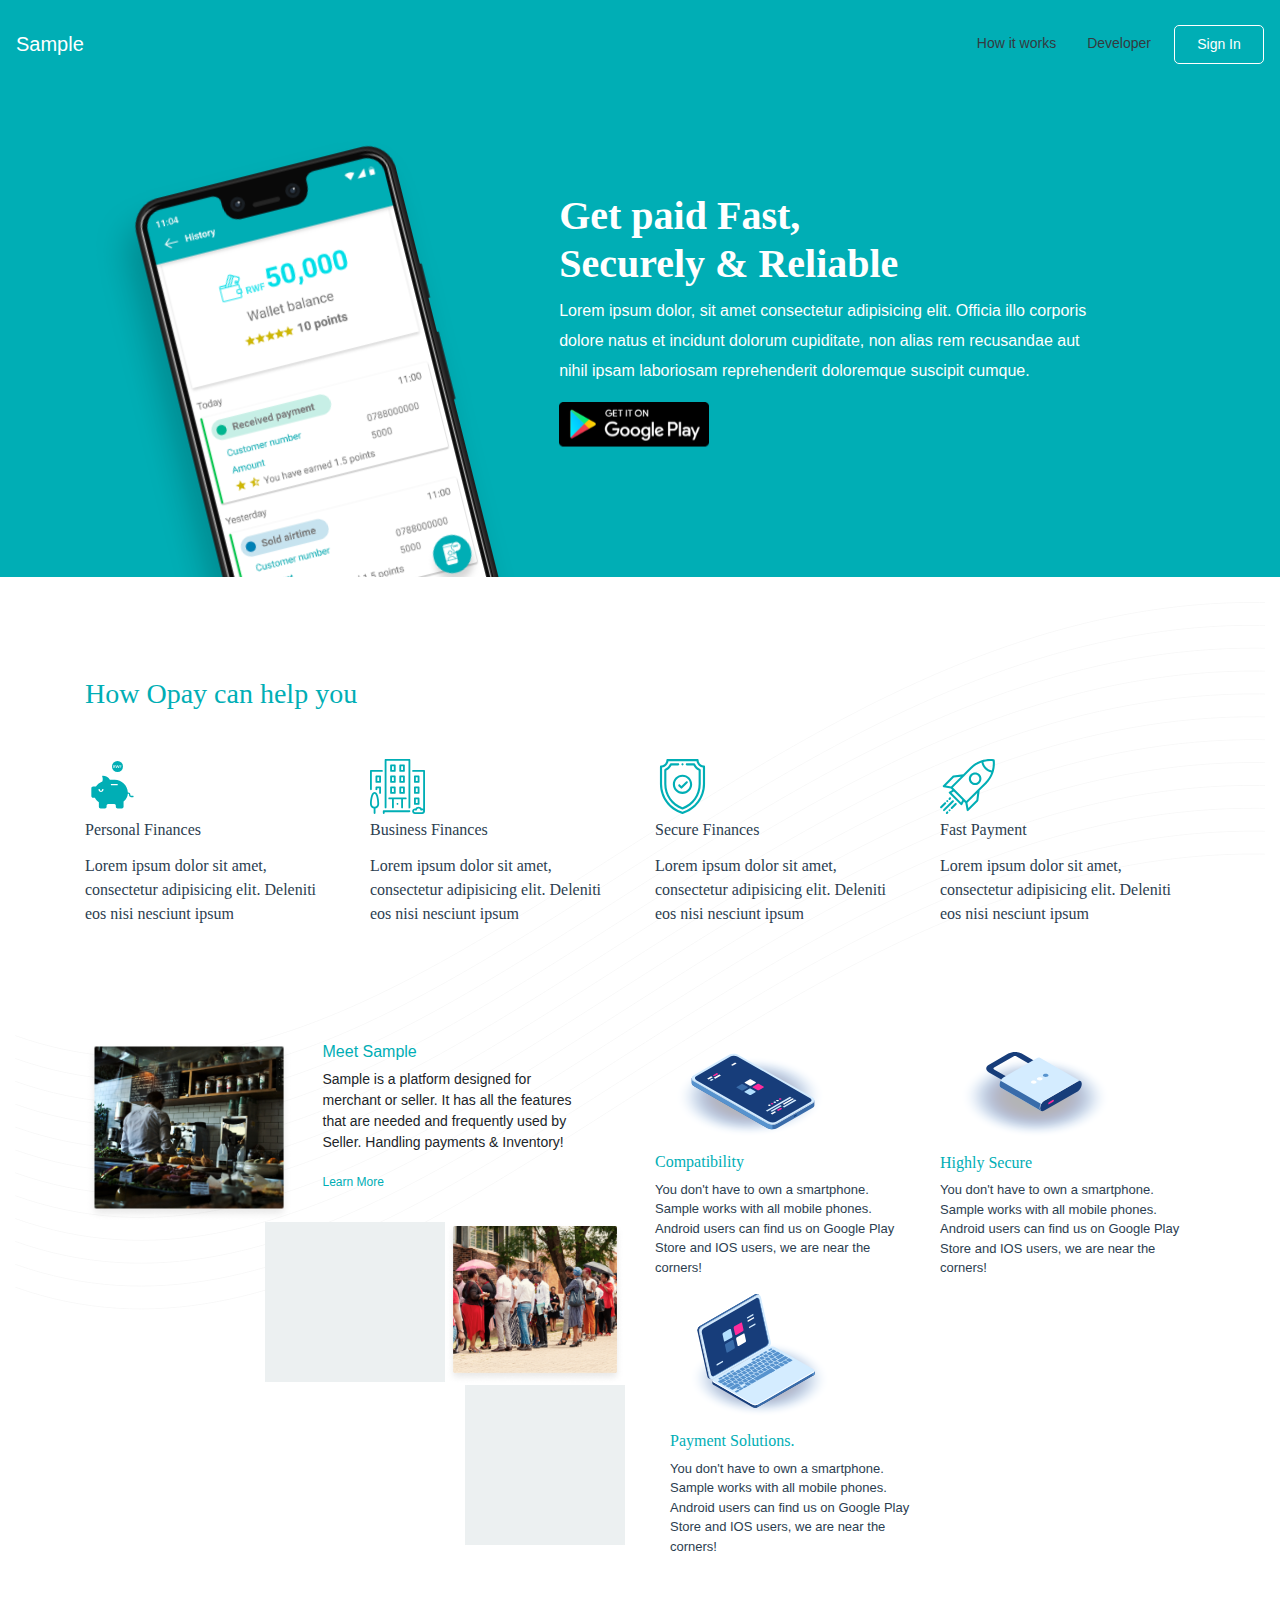
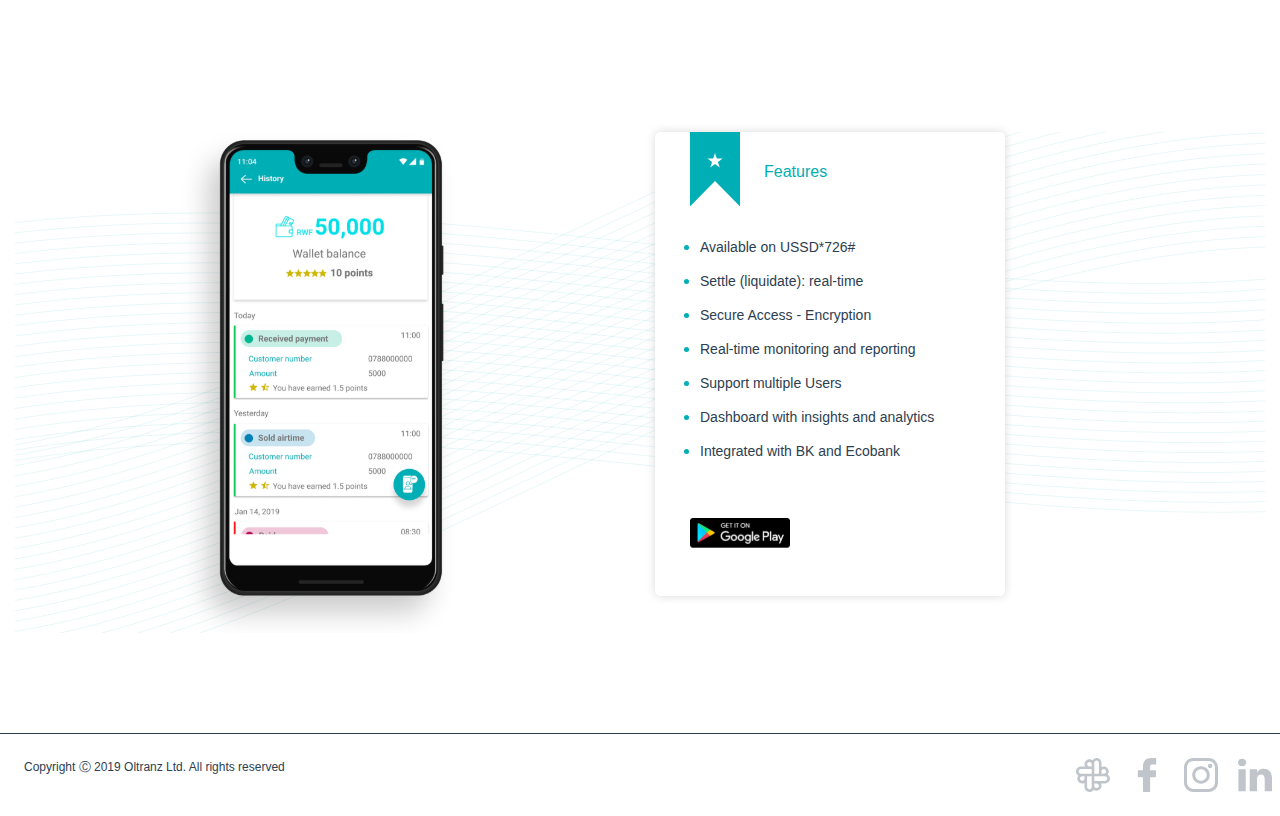
<file: index.html>
<!DOCTYPE html>
<html lang="en">

<head>
    <meta charset="UTF-8">
    <meta name="viewport" content="width=device-width, initial-scale=1.0">
    <meta http-equiv="X-UA-Compatible" content="ie=edge">
    <title>Opay | Homepage</title>
    <link rel="stylesheet" href="./css/boostrap/bootstrap.min.css">
    <link rel="stylesheet" href="./css/style.css">
</head>

<body>
    <header class="welcome_section">
        <!-- 
            Navigation-Section
         -->

        <nav class="index-nav navbar navbar-expand-lg pt-4">
            <a class="navbar-brand text-white" href="#">Sample</a>
            <button class="navbar-toggler" type="button" data-toggle="collapse" data-target="#navbarNavAltMarkup" aria-controls="navbarNavAltMarkup" aria-expanded="false" aria-label="Toggle navigation">
                 <span class="navbar-toggler-icon"></span>
             </button>
            <div class="collapse navbar-collapse justify-content-lg-end" id="navbarNavAltMarkup">
                <div class="navbar-nav">
                    <a class="nav-item nav-link active text-dark" href="#">How it works <span class="sr-only">(current)</span></a>
                    <a class="nav-item nav-link text-dark" href="#">Developer</a>
                    <a class="nav-item nav-link signin" href="Sign-in.html">Sign In</a>
                </div>
            </div>
        </nav>

        <div class="welcome_body">
            <div class="row">
                <div class="col-lg-5 col-md-3 col-sm-3 col-12">
                    <div class="welcome_image m-auto">
                        <img src="./img/Clear White1.svg" alt="phone">
                    </div>
                </div>
                <div class="col-lg-6 col-md-9 col-sm-9 col-12">
                    <div class="welcome-text">
                        <h3 class="welcome_title">
                            Get paid Fast, <br>Securely & Reliable
                        </h3>
                        <p>
                            Lorem ipsum dolor, sit amet consectetur adipisicing elit. Officia illo corporis dolore natus et incidunt dolorum cupiditate, non alias rem recusandae aut nihil ipsam laboriosam reprehenderit doloremque suscipit cumque.
                        </p>
                        <a href="#"> <img src="./img/playstore-button.svg" alt="play-store">
                        </a>
                    </div>
                </div>
            </div>
        </div>
    </header>
    <main class="content">
        <div class="container-fluid">
            <div class="why-opay">
                <div class="container">
                    <div class="about_us">
                        <h3 class="about_us_heading">
                            How Opay can help you
                        </h3>
                        <div class="row">
                            <div class="col-lg-3">
                                <div class="about_us_body">
                                    <img src="./img/piggy-bank.svg" alt="piggy-bank">
                                    <h6>
                                        Personal Finances
                                    </h6>
                                    <p>
                                        Lorem ipsum dolor sit amet, consectetur adipisicing elit. Deleniti eos nisi nesciunt ipsum
                                    </p>
                                </div>
                            </div>
                            <div class="col-lg-3">
                                <div class="about_us_body">
                                    <img src="./img/building.svg" alt="">
                                    <h6>
                                        Business Finances
                                    </h6>
                                    <p>
                                        Lorem ipsum dolor sit amet, consectetur adipisicing elit. Deleniti eos nisi nesciunt ipsum
                                    </p>
                                </div>
                            </div>
                            <div class="col-lg-3">
                                <div class="about_us_body">
                                    <img src="./img/shield.svg" alt="">
                                    <h6>
                                        Secure Finances
                                    </h6>
                                    <p>
                                        Lorem ipsum dolor sit amet, consectetur adipisicing elit. Deleniti eos nisi nesciunt ipsum
                                    </p>
                                </div>
                            </div>
                            <div class="col-lg-3">
                                <div class="about_us_body">
                                    <img src="./img/rocket-ship.svg" alt="">
                                    <h6>
                                        Fast Payment
                                    </h6>
                                    <p>
                                        Lorem ipsum dolor sit amet, consectetur adipisicing elit. Deleniti eos nisi nesciunt ipsum
                                    </p>
                                </div>
                            </div>

                        </div>
                    </div>

                    <!-- 
                  features   
                -->
                    <div class="feature">
                        <div class="row">
                            <div class="col-lg-6">
                                <div class="row">
                                    <div class="col-lg-5">
                                        <img src="./img/bar-768564_1920.png" class="feature_img" alt="">
                                    </div>
                                    <div class="col-lg-6">
                                        <div class="meet_us">
                                            <h6>
                                                Meet Sample
                                            </h6>
                                            <p>
                                                Sample is a platform designed for merchant or seller. It has all the features that are needed and frequently used by Seller. Handling payments & Inventory!
                                            </p>
                                            <span class="learnmore">
                                                Learn More
                                            </span>
                                        </div>
                                    </div>
                                </div>
                                <div class="row no-gutters">
                                    <div class="col-lg-4">
                                    </div>
                                    <div class="col-lg-4">
                                        <!-- <div class="grey_color">

                                        </div> -->
                                        <img src="./img/Rectangle 3.1.png" class=" grey_color w-100" alt="">

                                    </div>
                                    <div class="col-lg-4">
                                        <div class="feature_img_two">
                                            <img src="./img/jaime-lopes-1371775-unsplash.png" class=" w-100" alt="">
                                        </div>
                                    </div>
                                </div>
                                <div class="row">
                                    <div class="col-lg-4">

                                    </div>
                                    <div class="col-lg-4">

                                    </div>
                                    <div class="col-lg-4">
                                        <!-- <div class="grey_color">

                                        </div> -->
                                        <img src="./img/Rectangle 3.1.png" class=" grey_color w-100" alt="">
                                    </div>
                                </div>
                            </div>
                            <div class="col-lg-6">
                                <div class="feature_list">
                                    <div class="row">
                                        <div class="col-lg-6">
                                            <img src="./img/Group 3.svg" class="w-75" alt="">
                                            <h5 class="feature_title">
                                                Compatibility
                                            </h5>
                                            <p class="feature_list_body">
                                                You don't have to own a smartphone. Sample works with all mobile phones.
                                                <br> Android users can find us on Google Play Store and IOS users, we are near the corners!
                                            </p>
                                        </div>
                                        <div class="col-lg-6">
                                            <img src="./img/Group 3(1).svg" class="w-75" alt="">
                                            <h5 class="feature_title">
                                                Highly Secure
                                            </h5>
                                            <p class="feature_list_body">
                                                You don't have to own a smartphone. Sample works with all mobile phones.
                                                <br> Android users can find us on Google Play Store and IOS users, we are near the corners!
                                            </p>
                                        </div>
                                    </div>
                                    <div class="col-lg-6">
                                        <img src="./img/Group 2.svg" class="w-75" alt="">
                                        <h5 class="feature_title">
                                            Payment Solutions.
                                        </h5>
                                        <p class="feature_list_body">
                                            You don't have to own a smartphone. Sample works with all mobile phones.
                                            <br> Android users can find us on Google Play Store and IOS users, we are near the corners!
                                        </p>
                                    </div>
                                </div>
                            </div>
                        </div>
                    </div>
                </div>
            </div>



            <!--
                mobile features
            -->

            <div class="secure">
                <div class="container">
                    <div class="row">
                        <div class="col-lg-3 offset-lg-1">
                            <div>
                                <img src="./img/Clear White1(1).svg" alt="">
                            </div>
                        </div>
                        <div class="col-lg-4 offset-lg-2">
                            <div class="secure_features pb-lg-5">
                                <div class="secure_box-heading d-flex">
                                    <img src="./img/Group 8.svg" alt="">
                                    <p class="pl-4 mt-4">
                                        Features
                                    </p>
                                </div>
                                <ul class="pt-4">
                                    <li>
                                        <a href="#">Available on USSD*726#</a>
                                    </li>
                                    <li>
                                        <a href="#">Settle (liquidate): real-time</a>
                                    </li>
                                    <li>
                                        <a href="#">Secure Access - Encryption</a>
                                    </li>
                                    <li>
                                        <a href="#">Real-time monitoring and reporting</a>
                                    </li>
                                    <li>
                                        <a href="#">Support multiple Users</a>
                                    </li>
                                    <li>
                                        <a href="#">Dashboard with insights and analytics</a>
                                    </li>
                                    <li>
                                        <a href="#">Integrated with BK and Ecobank</a>
                                    </li>
                                </ul>
                                <a href="#">
                                    <img src="./img/playstore-button.svg" class="google_play_btn" alt="">
                                </a>
                            </div>

                        </div>
                    </div>
                </div>
            </div>
        </div>
    </main>
    <footer class="footer">
        <div class="d-flex justify-content-lg-between p-4">
            <div class="footer-copyright">
                <p>Copyright &#9400; 2019 Oltranz Ltd. All rights reserved</p>
            </div>
            <div class="d-flex justify-content-lg-between">
                <img src="./img/Social-icon/brands-and-logotypes-2.svg" alt="">
                <img src="./img/Social-icon/facebook-logo.svg" alt="">
                <img src="./img/Social-icon/instagram-logo.svg" alt="">
                <img src="./img/Social-icon/linkedin-logo.svg" alt="">
                <img src="./img/Social-icon/twitter-logo-silhouette.svg" alt="">
            </div>
        </div>

    </footer>
</body>

</html>
</file>
<file: css/style.css>
​ *,
            *:after,
            *:before {
                font-family: Avenir Next;
                box-sizing: inherit;
                border: 0;
                margin: 0;
                box-sizing: border-box;
            }
            
             :root {
                --theme-green: #00AEB5;
                --theme-white: #ffffff;
                --theme-dark: #2C3E50;
            }
            /* 
            index styling
             */
            
            .index-nav .navbar-nav a {
                font-size: 14px;
                margin-left: 15px;
            }
            
            .index-nav .navbar-nav .signin {
                color: white;
                border-width: 1px;
                border-radius: 5px;
                border-style: solid;
                width: 90px;
                border-color: var(--theme-white);
                text-align: center;
            }
            
            .welcome_section {
                background-color: var(--theme-green);
                height: 577px;
            }
            
            .welcome_body {
                padding: 50px 80px;
            }
            
            .welcome-text {
                padding-top: 70px;
                color: white;
            }
            
            .welcome-text>h3 {
                font-family: Avenir Next;
                font-style: normal;
                font-weight: 600;
                font-size: 40px;
            }
            
            .welcome-text>p {
                font-weight: 200;
                font-size: 16px;
                line-height: 30px;
            }
            
            .content {
                padding-bottom: 100px;
            }
            
            .why-opay {
                background-color: var(--theme-white);
                position: relative;
                padding: 60px 0px;
                top: 0px;
                left: 0px;
                right: 0px;
                background-image: url("../img/Background 1.svg");
                background-repeat: no-repeat;
                background-position: top;
            }
            
            .about_us_heading {
                color: var(--theme-green);
                padding: 40px 0px;
                font-weight: normal;
                font-family: Avenir Next;
                font-style: normal;
            }
            
            .about_us_body>h6 {
                color: var(--theme-dark);
                line-height: 2;
                font-family: Avenir Next;
            }
            
            .about_us_body>p {
                color: var(--theme-dark);
                font-size: 16px;
                font-weight: 300;
                font-family: Avenir Next;
            }
            
            .feature {
                padding-top: 100px;
            }
            
            .meet_us h6 {
                color: var(--theme-green);
            }
            
            .meet_us p {
                font-size: 14px;
                font-weight: 300;
            }
            
            .grey_color {
                background-color: #ECF0F1;
                height: 160px;
                widows: 30px;
            }
            
            .meet_us span {
                font-size: 12px;
                color: var(--theme-green);
            }
            
            .feature_list .feature_title {
                color: var(--theme-green);
                font-family: Avenir Next;
                font-size: 16px;
            }
            
            .feature_list .feature_list_body {
                color: var(--theme-dark);
                font-size: 13px;
                text-align: left;
                font-weight: 300;
            }
            
            .feature_img {
                height: 180px;
                width: 100%;
                margin: 0;
                padding: 0;
            }
            
            .secure {
                margin-top: 100px;
                background-image: url("../img/Background2.svg");
                background-repeat: no-repeat;
                background-position: center;
            }
            
            .secure_features {
                box-shadow: 0px 0px 10px rgba(0, 0, 0, 0.15);
                border-radius: 5px;
                padding: 0px 35px;
                background-color: var(--theme-white);
            }
            
            .secure_features>ul {
                color: var(--theme-green);
                margin: 0;
                padding-left: 10px;
            }
            
            .secure_features>ul>li>a {
                color: var(--theme-dark);
                font-weight: 300;
                font-size: 14px;
            }
            
            .secure_features>ul>li>a:hover {
                text-decoration: none;
                cursor: auto;
            }
            
            .secure_features>ul>li {
                padding: 5px 0px;
            }
            
            .secure_features .google_play_btn {
                width: 100px;
                margin-top: 50px;
            }
            
            .secure_box-heading p {
                color: var(--theme-green);
                font-weight: 300;
                line-height: 2;
            }
            
            .footer {
                border-width: 1px 0px 0px 0px;
                border-color: var(--theme-dark);
                border-style: solid;
            }
            
            .footer p {
                color: var(--theme-dark);
                font-size: 12px;
                font-weight: 300;
            }
            
            .footer img {
                padding-left: 20px;
            }
            /* 
            
            
            Sign up form style begins here (file = Sign-up.html) 
            ***********
            */
            
            .signup-form .sign_up_title {
                color: var(--theme-green);
                font-family: Avenir Next;
                font-style: normal;
            }
            
            .signup-form .form-group label {
                font-family: Avenir Next;
                font-style: normal;
                font-size: 14px;
            }
            
            .signup-form .form-group input::placeholder {
                color: rgba(44, 62, 80, 0.5);
                font-size: 14px;
                font-family: Avenir Next;
                font-style: normal;
            }
            
            .signup-form .form-group input {
                border-color: var(--theme-green);
            }
            
            .sign-btn {
                background-color: var(--theme-green);
                font-size: 12px;
                border-color: var(--theme-green);
            }
            
            .sign-btn:hover {
                background-color: var(--theme-green);
            }
            
            .signin_btn {
                color: red;
            }
            
            .sign_up_nav .signup_nav_menu a {
                color: var(--theme-dark);
                font-size: 14px;
                margin-left: 20px;
            }
            
            .signup_nav_menu .active {
                background-color: var(--theme-green);
                border-radius: 5px;
                padding-left: 20px;
                width: 80px;
                text-align: center;
            }
            
            .sign_up_nav .navbar-brand {
                color: var(--theme-green);
            }
            
            .forgotpass>a {
                font-size: 12px;
            }
</file>
